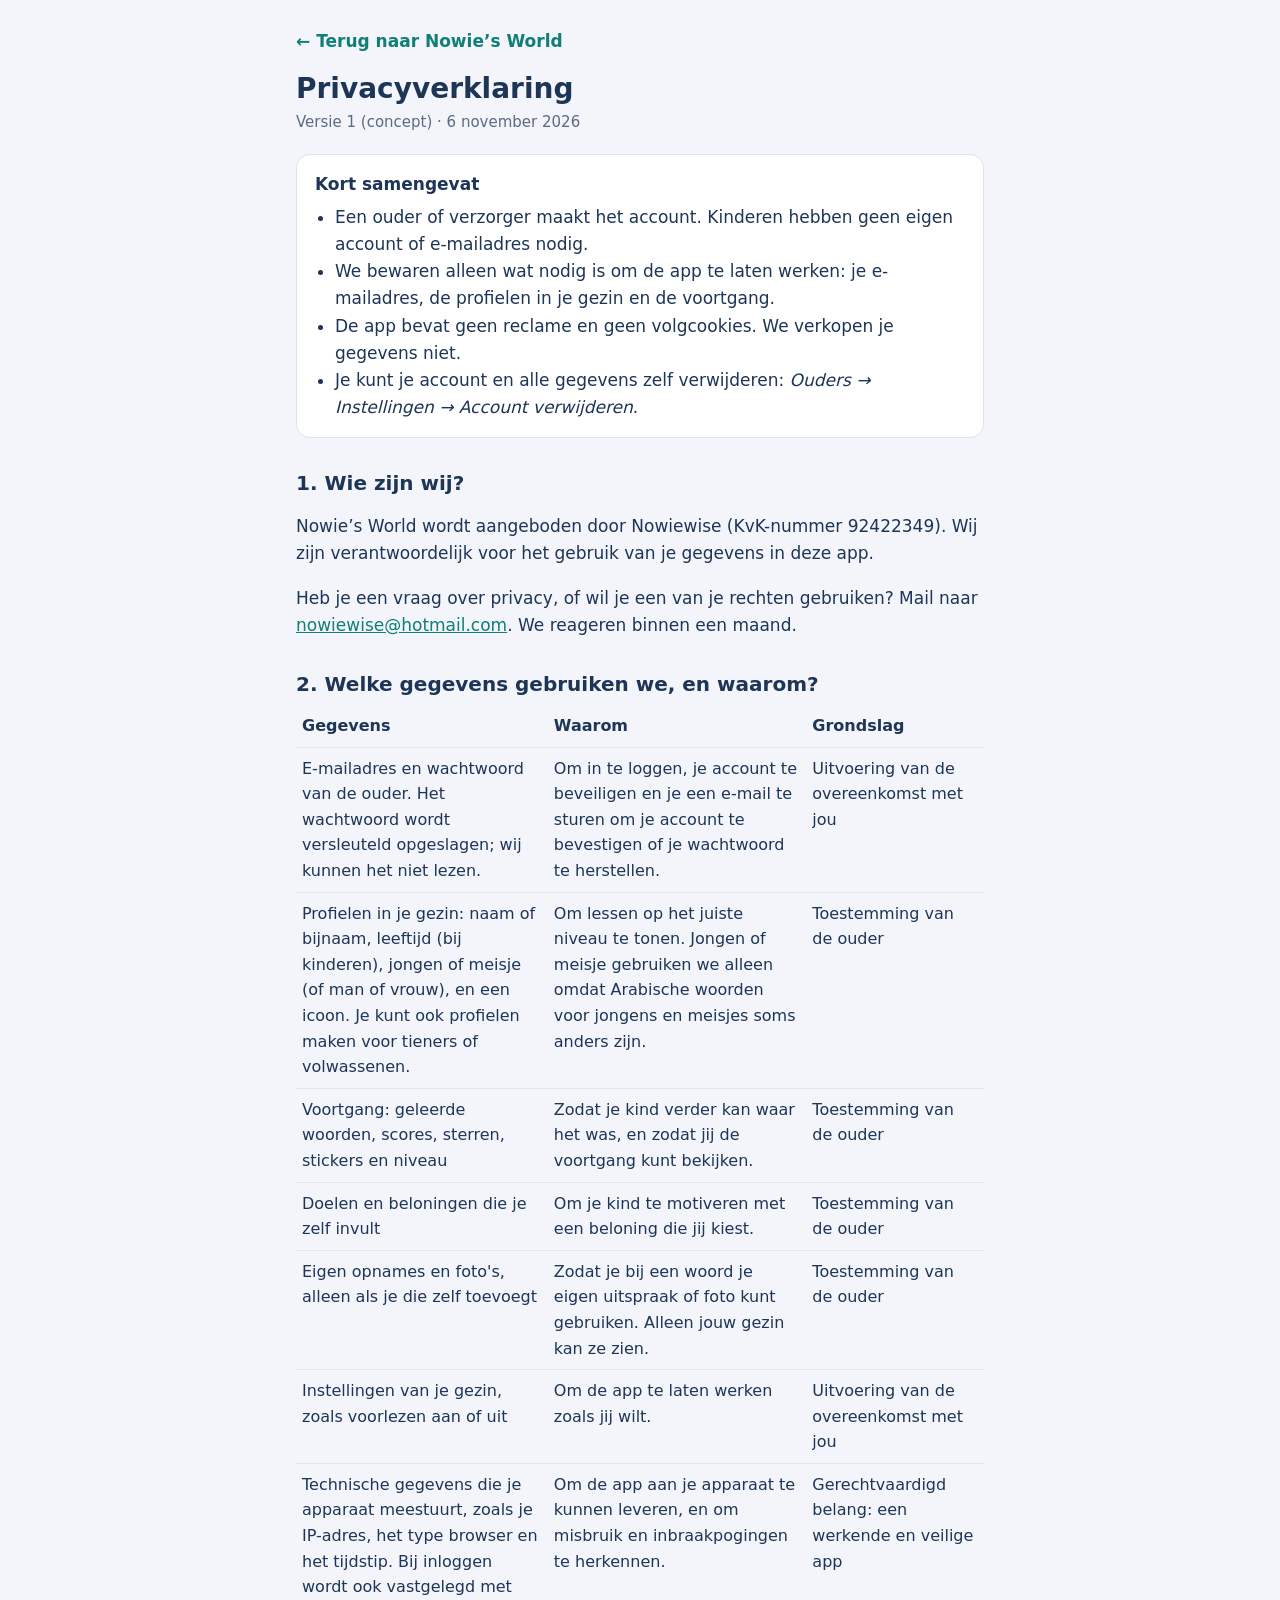
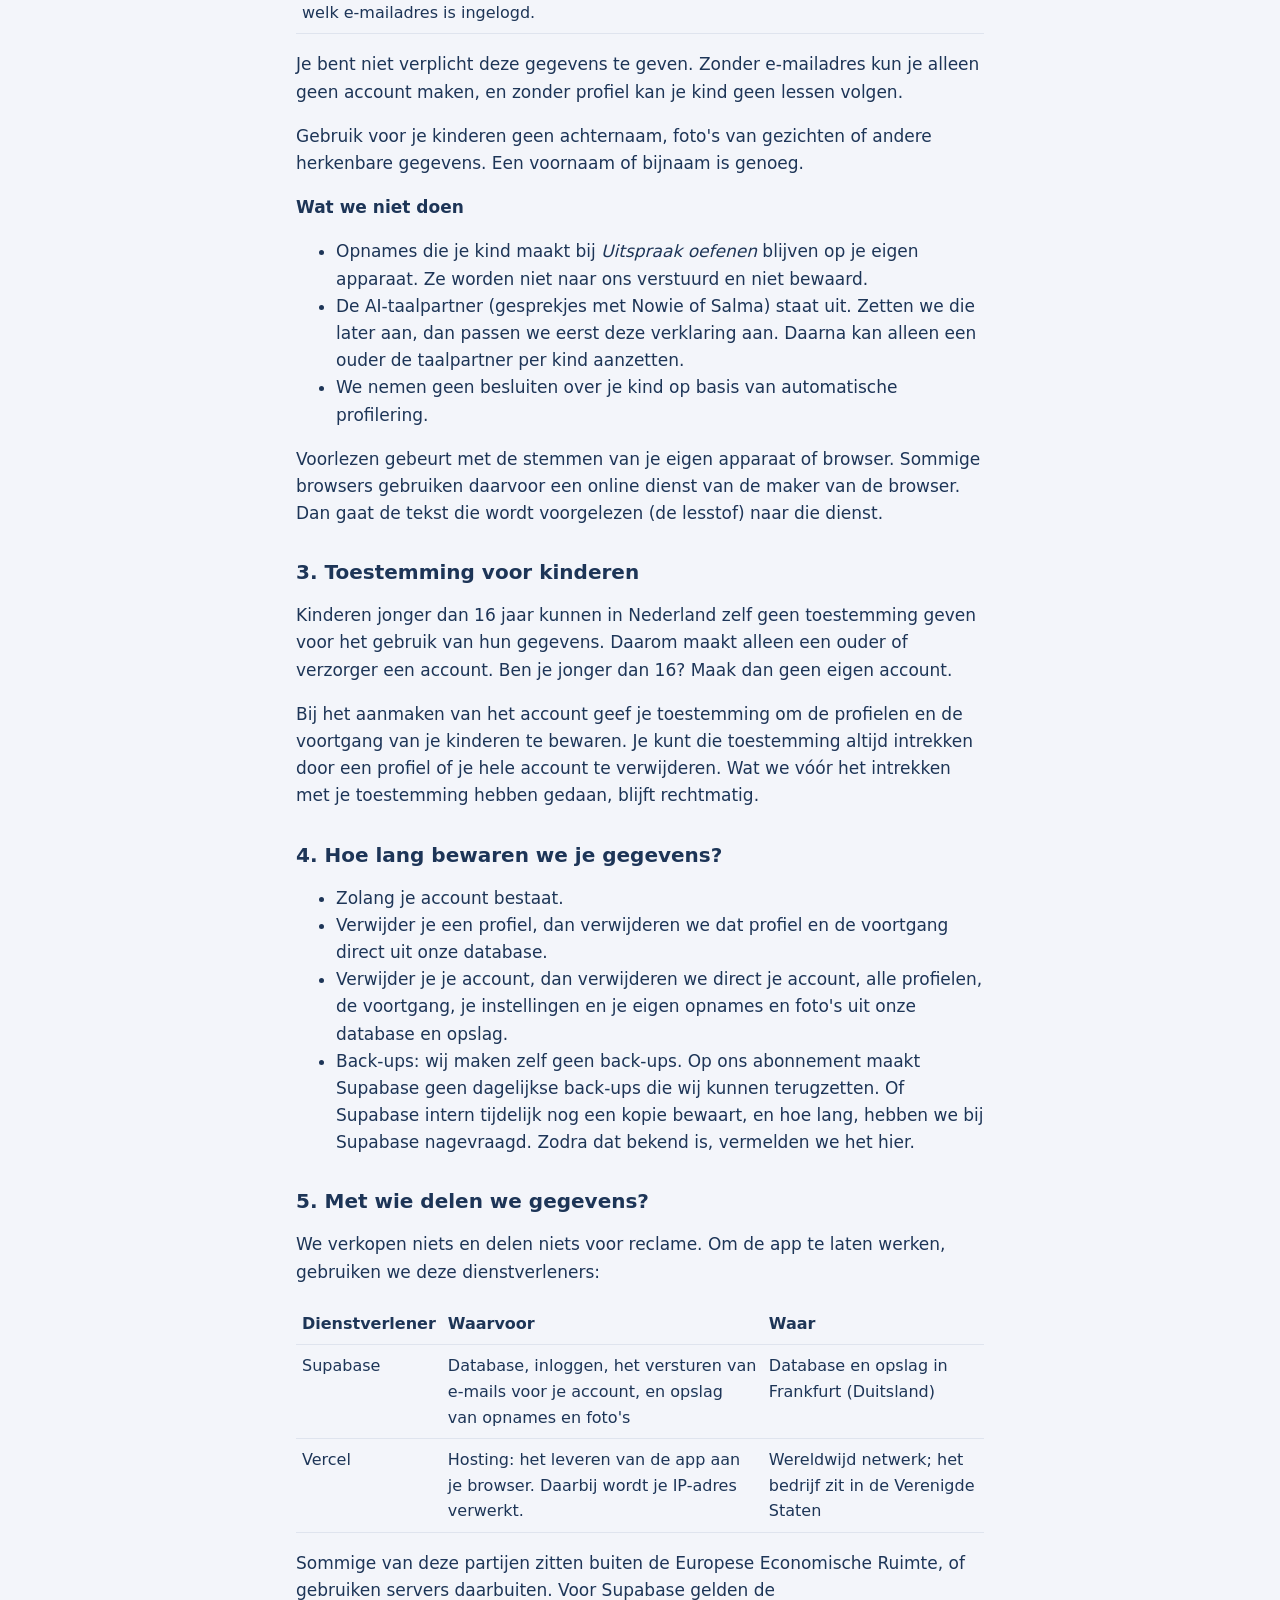
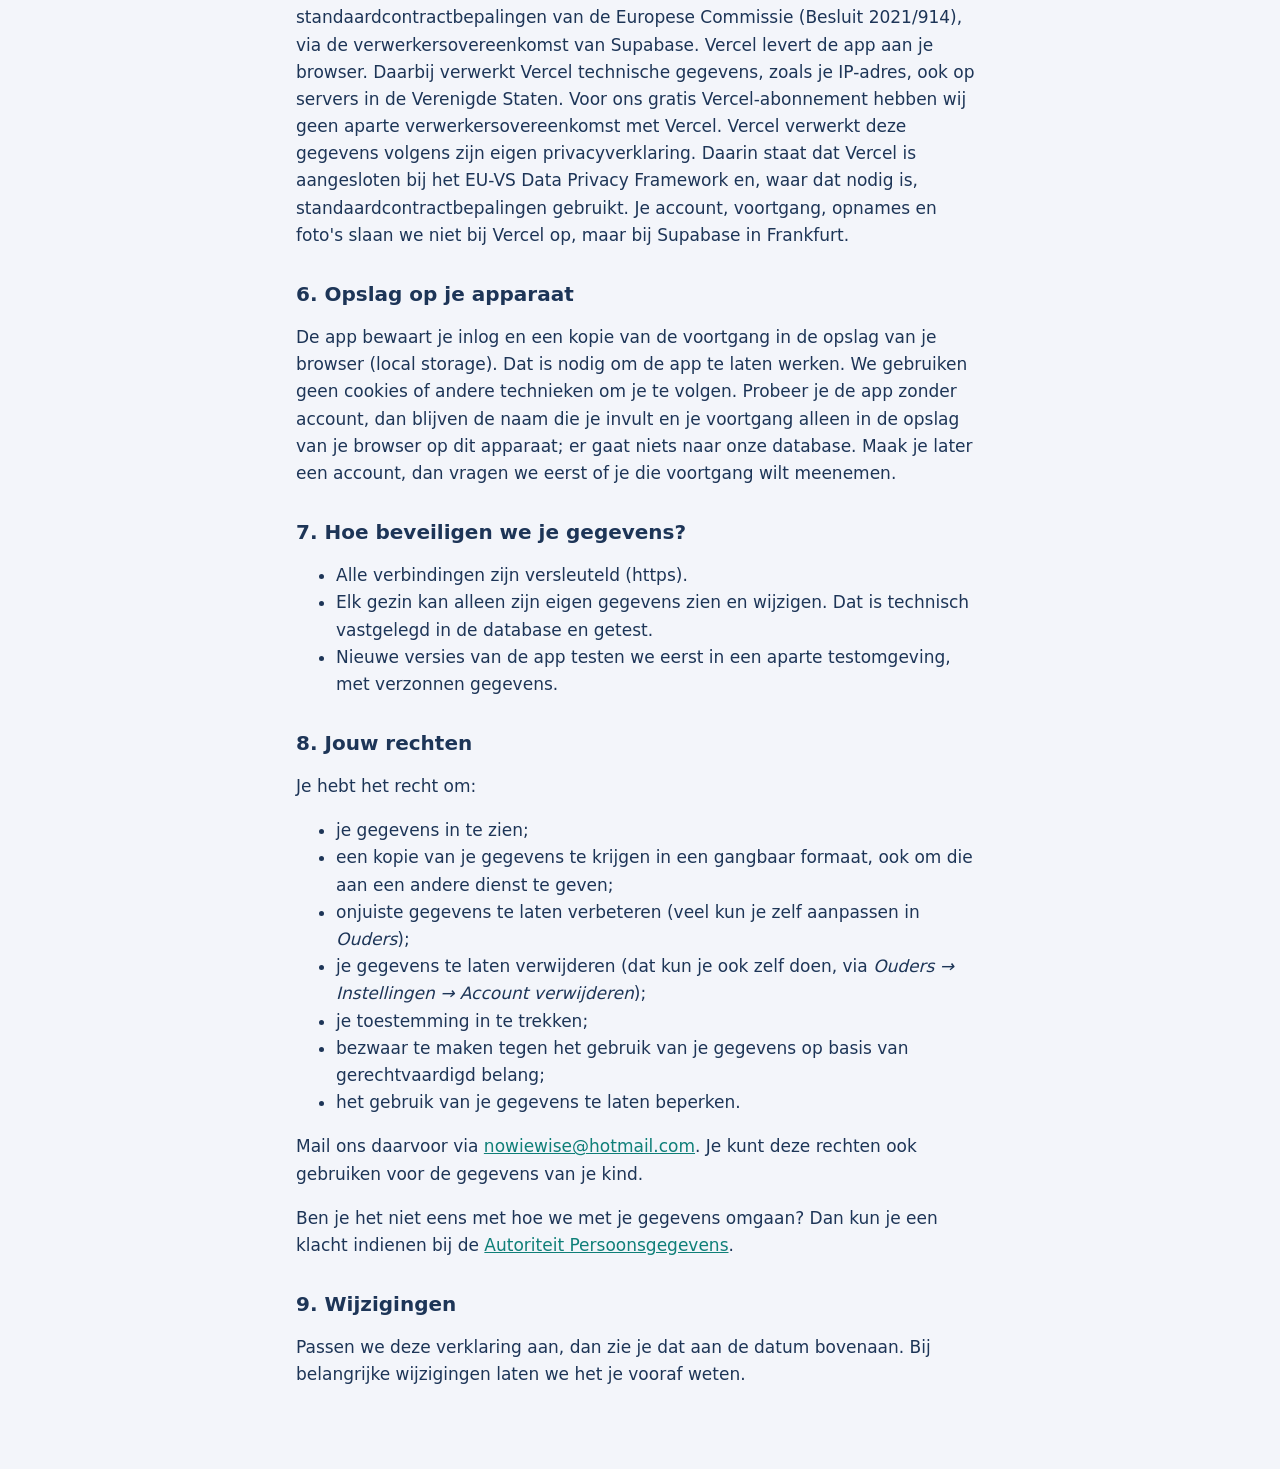
<file: privacy.html>
<!doctype html>
<html lang="nl">
<head>
<meta charset="utf-8">
<meta name="viewport" content="width=device-width, initial-scale=1">
<title>Privacyverklaring · Nowie’s World</title>
<link rel="icon" href="/icon.svg" type="image/svg+xml">
<style>
  :root{--bg:#F3F5FA;--card:#fff;--ink:#1d3557;--muted:#5b6b82;--accent:#0f7f78;--line:#dfe4ee;--todo:#fff3cd;--todo-ink:#664d03}
  @media (prefers-color-scheme: dark){:root{--bg:#10151f;--card:#18202d;--ink:#e8edf6;--muted:#a6b1c4;--accent:#3cc9bf;--line:#2a3445;--todo:#3d3216;--todo-ink:#ffe69c}}
  *{box-sizing:border-box}
  html{-webkit-text-size-adjust:100%}
  body{margin:0;background:var(--bg);color:var(--ink);font:17px/1.6 system-ui,-apple-system,"Segoe UI",sans-serif}
  main{max-width:720px;margin:0 auto;padding:20px 16px 64px}
  h1{font-size:28px;line-height:1.2;margin:8px 0 4px}
  h2{font-size:20px;line-height:1.3;margin:32px 0 8px}
  p,li{overflow-wrap:anywhere}
  .meta{color:var(--muted);font-size:15px;margin:0 0 20px}
  .card{background:var(--card);border:1px solid var(--line);border-radius:14px;padding:16px 18px;margin:16px 0}
  .card ul{margin:6px 0 0;padding-left:20px}
  table{width:100%;border-collapse:collapse;font-size:16px}
  th,td{text-align:left;vertical-align:top;padding:8px 6px;border-bottom:1px solid var(--line)}
  th{font-weight:700}
  a{color:var(--accent)}
  .back{display:inline-flex;align-items:center;min-height:44px;font-weight:700;text-decoration:none}
  .todo{background:var(--todo);color:var(--todo-ink);border-radius:6px;padding:0 4px;font-weight:700}
  @media (max-width:600px){
    table,thead,tbody,tr,th,td{display:block}
    thead{display:none}
    tr{border-bottom:1px solid var(--line);padding:10px 0}
    td{border:none;padding:2px 0}
    td:first-child{font-weight:700}
    td[data-k]::before{content:attr(data-k) ": ";color:var(--muted);font-weight:600}
  }
</style>
</head>
<body>
<main>
  <a class="back" href="/">← Terug naar Nowie’s World</a>
  <h1>Privacyverklaring</h1>
  <p class="meta">Versie 1 (concept) · 6 november 2026</p>

  <div class="card">
    <strong>Kort samengevat</strong>
    <ul>
      <li>Een ouder of verzorger maakt het account. Kinderen hebben geen eigen account of e-mailadres nodig.</li>
      <li>We bewaren alleen wat nodig is om de app te laten werken: je e-mailadres, de profielen in je gezin en de voortgang.</li>
      <li>De app bevat geen reclame en geen volgcookies. We verkopen je gegevens niet.</li>
      <li>Je kunt je account en alle gegevens zelf verwijderen: <em>Ouders → Instellingen → Account verwijderen</em>.</li>
    </ul>
  </div>

  <h2>1. Wie zijn wij?</h2>
  <p>Nowie’s World wordt aangeboden door Nowiewise (KvK-nummer 92422349). Wij zijn verantwoordelijk voor het gebruik van je gegevens in deze app.</p>
  <p>Heb je een vraag over privacy, of wil je een van je rechten gebruiken? Mail naar <a href="mailto:nowiewise@hotmail.com">nowiewise@hotmail.com</a>. We reageren binnen een maand.</p>

  <h2>2. Welke gegevens gebruiken we, en waarom?</h2>
  <table>
    <thead><tr><th>Gegevens</th><th>Waarom</th><th>Grondslag</th></tr></thead>
    <tbody>
      <tr><td>E-mailadres en wachtwoord van de ouder. Het wachtwoord wordt versleuteld opgeslagen; wij kunnen het niet lezen.</td><td data-k="Waarom">Om in te loggen, je account te beveiligen en je een e-mail te sturen om je account te bevestigen of je wachtwoord te herstellen.</td><td data-k="Grondslag">Uitvoering van de overeenkomst met jou</td></tr>
      <tr><td>Profielen in je gezin: naam of bijnaam, leeftijd (bij kinderen), jongen of meisje (of man of vrouw), en een icoon. Je kunt ook profielen maken voor tieners of volwassenen.</td><td data-k="Waarom">Om lessen op het juiste niveau te tonen. Jongen of meisje gebruiken we alleen omdat Arabische woorden voor jongens en meisjes soms anders zijn.</td><td data-k="Grondslag">Toestemming van de ouder</td></tr>
      <tr><td>Voortgang: geleerde woorden, scores, sterren, stickers en niveau</td><td data-k="Waarom">Zodat je kind verder kan waar het was, en zodat jij de voortgang kunt bekijken.</td><td data-k="Grondslag">Toestemming van de ouder</td></tr>
      <tr><td>Doelen en beloningen die je zelf invult</td><td data-k="Waarom">Om je kind te motiveren met een beloning die jij kiest.</td><td data-k="Grondslag">Toestemming van de ouder</td></tr>
      <tr><td>Eigen opnames en foto's, alleen als je die zelf toevoegt</td><td data-k="Waarom">Zodat je bij een woord je eigen uitspraak of foto kunt gebruiken. Alleen jouw gezin kan ze zien.</td><td data-k="Grondslag">Toestemming van de ouder</td></tr>
      <tr><td>Instellingen van je gezin, zoals voorlezen aan of uit</td><td data-k="Waarom">Om de app te laten werken zoals jij wilt.</td><td data-k="Grondslag">Uitvoering van de overeenkomst met jou</td></tr>
      <tr><td>Technische gegevens die je apparaat meestuurt, zoals je IP-adres, het type browser en het tijdstip. Bij inloggen wordt ook vastgelegd met welk e-mailadres is ingelogd.</td><td data-k="Waarom">Om de app aan je apparaat te kunnen leveren, en om misbruik en inbraakpogingen te herkennen.</td><td data-k="Grondslag">Gerechtvaardigd belang: een werkende en veilige app</td></tr>
    </tbody>
  </table>
  <p>Je bent niet verplicht deze gegevens te geven. Zonder e-mailadres kun je alleen geen account maken, en zonder profiel kan je kind geen lessen volgen.</p>
  <p>Gebruik voor je kinderen geen achternaam, foto's van gezichten of andere herkenbare gegevens. Een voornaam of bijnaam is genoeg.</p>
  <p><strong>Wat we niet doen</strong></p>
  <ul>
    <li>Opnames die je kind maakt bij <em>Uitspraak oefenen</em> blijven op je eigen apparaat. Ze worden niet naar ons verstuurd en niet bewaard.</li>
    <li>De AI-taalpartner (gesprekjes met Nowie of Salma) staat uit. Zetten we die later aan, dan passen we eerst deze verklaring aan. Daarna kan alleen een ouder de taalpartner per kind aanzetten.</li>
    <li>We nemen geen besluiten over je kind op basis van automatische profilering.</li>
  </ul>
  <p>Voorlezen gebeurt met de stemmen van je eigen apparaat of browser. Sommige browsers gebruiken daarvoor een online dienst van de maker van de browser. Dan gaat de tekst die wordt voorgelezen (de lesstof) naar die dienst.</p>

  <h2>3. Toestemming voor kinderen</h2>
  <p>Kinderen jonger dan 16 jaar kunnen in Nederland zelf geen toestemming geven voor het gebruik van hun gegevens. Daarom maakt alleen een ouder of verzorger een account. Ben je jonger dan 16? Maak dan geen eigen account.</p>
  <p>Bij het aanmaken van het account geef je toestemming om de profielen en de voortgang van je kinderen te bewaren. Je kunt die toestemming altijd intrekken door een profiel of je hele account te verwijderen. Wat we vóór het intrekken met je toestemming hebben gedaan, blijft rechtmatig.</p>

  <h2>4. Hoe lang bewaren we je gegevens?</h2>
  <ul>
    <li>Zolang je account bestaat.</li>
    <li>Verwijder je een profiel, dan verwijderen we dat profiel en de voortgang direct uit onze database.</li>
    <li>Verwijder je je account, dan verwijderen we direct je account, alle profielen, de voortgang, je instellingen en je eigen opnames en foto's uit onze database en opslag.</li>
    <li>Back-ups: wij maken zelf geen back-ups. Op ons abonnement maakt Supabase geen dagelijkse back-ups die wij kunnen terugzetten. Of Supabase intern tijdelijk nog een kopie bewaart, en hoe lang, hebben we bij Supabase nagevraagd. Zodra dat bekend is, vermelden we het hier.</li>
  </ul>
  <!-- In te vullen na een besluit over back-ups: hoe lang verwijderde gegevens nog in back-ups kunnen staan, of dat er geen back-ups worden gemaakt. -->

  <h2>5. Met wie delen we gegevens?</h2>
  <p>We verkopen niets en delen niets voor reclame. Om de app te laten werken, gebruiken we deze dienstverleners:</p>
  <table>
    <thead><tr><th>Dienstverlener</th><th>Waarvoor</th><th>Waar</th></tr></thead>
    <tbody>
      <tr><td>Supabase</td><td data-k="Waarvoor">Database, inloggen, het versturen van e-mails voor je account, en opslag van opnames en foto's</td><td data-k="Waar">Database en opslag in Frankfurt (Duitsland)</td></tr>
      <tr><td>Vercel</td><td data-k="Waarvoor">Hosting: het leveren van de app aan je browser. Daarbij wordt je IP-adres verwerkt.</td><td data-k="Waar">Wereldwijd netwerk; het bedrijf zit in de Verenigde Staten</td></tr>
    </tbody>
  </table>
  <p>Sommige van deze partijen zitten buiten de Europese Economische Ruimte, of gebruiken servers daarbuiten. Voor Supabase gelden de standaardcontractbepalingen van de Europese Commissie (Besluit 2021/914), via de verwerkersovereenkomst van Supabase. Vercel levert de app aan je browser. Daarbij verwerkt Vercel technische gegevens, zoals je IP-adres, ook op servers in de Verenigde Staten. Voor ons gratis Vercel-abonnement hebben wij geen aparte verwerkersovereenkomst met Vercel. Vercel verwerkt deze gegevens volgens zijn eigen privacyverklaring. Daarin staat dat Vercel is aangesloten bij het EU-VS Data Privacy Framework en, waar dat nodig is, standaardcontractbepalingen gebruikt. Je account, voortgang, opnames en foto&#39;s slaan we niet bij Vercel op, maar bij Supabase in Frankfurt.</p>
  <!-- In te vullen na controle van de verwerkersovereenkomsten: welke waarborg per dienstverlener geldt voor doorgifte buiten de EER. -->

  <h2>6. Opslag op je apparaat</h2>
  <p>De app bewaart je inlog en een kopie van de voortgang in de opslag van je browser (local storage). Dat is nodig om de app te laten werken. We gebruiken geen cookies of andere technieken om je te volgen. Probeer je de app zonder account, dan blijven de naam die je invult en je voortgang alleen in de opslag van je browser op dit apparaat; er gaat niets naar onze database. Maak je later een account, dan vragen we eerst of je die voortgang wilt meenemen.</p>

  <h2>7. Hoe beveiligen we je gegevens?</h2>
  <ul>
    <li>Alle verbindingen zijn versleuteld (https).</li>
    <li>Elk gezin kan alleen zijn eigen gegevens zien en wijzigen. Dat is technisch vastgelegd in de database en getest.</li>
    <li>Nieuwe versies van de app testen we eerst in een aparte testomgeving, met verzonnen gegevens.</li>
  </ul>

  <h2>8. Jouw rechten</h2>
  <p>Je hebt het recht om:</p>
  <ul>
    <li>je gegevens in te zien;</li>
    <li>een kopie van je gegevens te krijgen in een gangbaar formaat, ook om die aan een andere dienst te geven;</li>
    <li>onjuiste gegevens te laten verbeteren (veel kun je zelf aanpassen in <em>Ouders</em>);</li>
    <li>je gegevens te laten verwijderen (dat kun je ook zelf doen, via <em>Ouders → Instellingen → Account verwijderen</em>);</li>
    <li>je toestemming in te trekken;</li>
    <li>bezwaar te maken tegen het gebruik van je gegevens op basis van gerechtvaardigd belang;</li>
    <li>het gebruik van je gegevens te laten beperken.</li>
  </ul>
  <p>Mail ons daarvoor via <a href="mailto:nowiewise@hotmail.com">nowiewise@hotmail.com</a>. Je kunt deze rechten ook gebruiken voor de gegevens van je kind.</p>
  <p>Ben je het niet eens met hoe we met je gegevens omgaan? Dan kun je een klacht indienen bij de <a href="https://www.autoriteitpersoonsgegevens.nl" rel="noopener">Autoriteit Persoonsgegevens</a>.</p>

  <h2>9. Wijzigingen</h2>
  <p>Passen we deze verklaring aan, dan zie je dat aan de datum bovenaan. Bij belangrijke wijzigingen laten we het je vooraf weten.</p>
</main>
</body>
</html>
</file>
